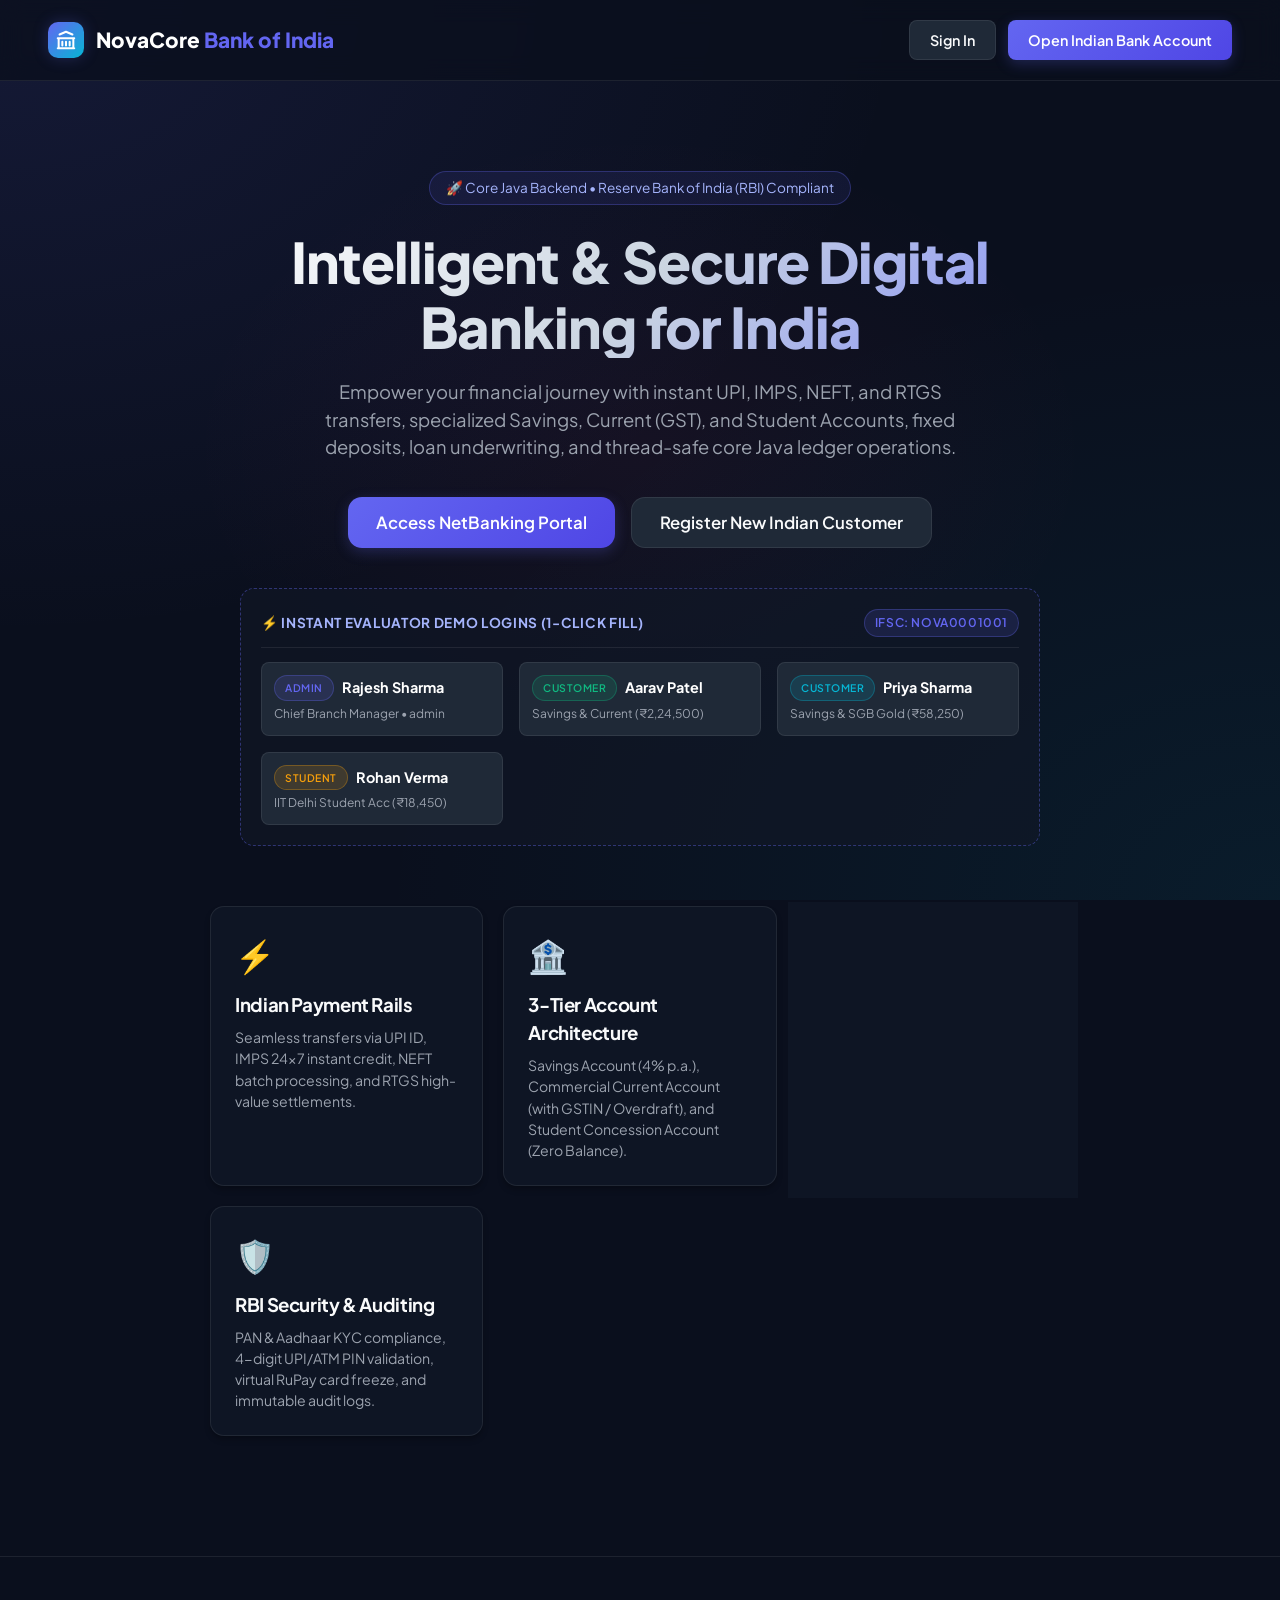
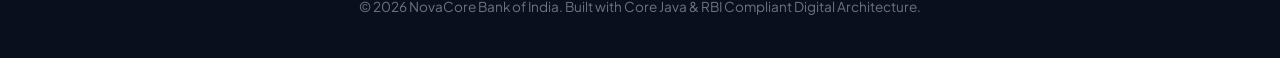
<file: web/index.html>
<!DOCTYPE html>
<html lang="en">
<head>
  <meta charset="UTF-8">
  <meta name="viewport" content="width=device-width, initial-scale=1.0">
  <title>NovaCore Bank of India | Digital Banking Portal</title>
  <link rel="preconnect" href="https://fonts.googleapis.com">
  <link rel="preconnect" href="https://fonts.gstatic.com" crossorigin>
  <link href="https://fonts.googleapis.com/css2?family=Plus+Jakarta+Sans:wght@400;500;600;700;800&display=swap" rel="stylesheet">
  <link rel="stylesheet" href="css/style.css">
  <link rel="stylesheet" href="css/responsive.css">
</head>
<body>

  <!-- Navigation -->
  <nav class="landing-nav">
    <div class="logo-container">
      <div class="logo-icon">
        <svg width="22" height="22" viewBox="0 0 24 24" fill="none" stroke="#fff" stroke-width="2.2" stroke-linecap="round" stroke-linejoin="round">
          <path d="M3 21h18M3 10h18M5 6l7-3 7 3M4 10v11M20 10v11M8 14v4M12 14v4M16 14v4"/>
        </svg>
      </div>
      <span>NovaCore<span style="color: var(--primary);"> Bank of India</span></span>
    </div>
    <div style="display: flex; gap: 12px;">
      <button class="btn btn-secondary" onclick="openModal('modal-login')">Sign In</button>
      <button class="btn btn-primary" onclick="openModal('modal-register')">Open Indian Bank Account</button>
    </div>
  </nav>

  <!-- Hero Section -->
  <section class="hero-section">
    <div class="hero-pill">
      <span>🚀 Core Java Backend • Reserve Bank of India (RBI) Compliant</span>
    </div>
    <h1 class="hero-title">Intelligent & Secure Digital Banking for India</h1>
    <p class="hero-desc">
      Empower your financial journey with instant UPI, IMPS, NEFT, and RTGS transfers, specialized Savings, Current (GST), and Student Accounts, fixed deposits, loan underwriting, and thread-safe core Java ledger operations.
    </p>

    <div class="hero-cta">
      <button class="btn btn-primary btn-lg" onclick="openModal('modal-login')">Access NetBanking Portal</button>
      <button class="btn btn-secondary btn-lg" onclick="openModal('modal-register')">Register New Indian Customer</button>
    </div>

    <!-- Quick Demo Accounts One-Click Login -->
    <div class="demo-accounts-card">
      <div style="display: flex; align-items: center; justify-content: space-between; border-bottom: 1px solid var(--border-color); padding-bottom: 10px;">
        <span style="font-size: 0.85rem; font-weight: 700; color: #a5b4fc; text-transform: uppercase; letter-spacing: 0.05em;">
          ⚡ Instant Evaluator Demo Logins (1-Click Fill)
        </span>
        <span class="badge badge-primary">IFSC: NOVA0001001</span>
      </div>
      <div class="demo-accounts-grid">
        <div class="demo-pill" onclick="quickLogin('admin', 'admin123')">
          <div style="display: flex; align-items: center; gap: 8px; margin-bottom: 4px;">
            <span class="badge badge-primary" style="font-size: 0.65rem;">ADMIN</span>
            <strong style="color: #fff; font-size: 0.9rem;">Rajesh Sharma</strong>
          </div>
          <div style="font-size: 0.75rem; color: var(--text-muted);">Chief Branch Manager • <code>admin</code></div>
        </div>

        <div class="demo-pill" onclick="quickLogin('aarav.patel', 'customer123')">
          <div style="display: flex; align-items: center; gap: 8px; margin-bottom: 4px;">
            <span class="badge badge-success" style="font-size: 0.65rem;">CUSTOMER</span>
            <strong style="color: #fff; font-size: 0.9rem;">Aarav Patel</strong>
          </div>
          <div style="font-size: 0.75rem; color: var(--text-muted);">Savings & Current (₹2,24,500)</div>
        </div>

        <div class="demo-pill" onclick="quickLogin('priya.sharma', 'customer123')">
          <div style="display: flex; align-items: center; gap: 8px; margin-bottom: 4px;">
            <span class="badge badge-info" style="font-size: 0.65rem;">CUSTOMER</span>
            <strong style="color: #fff; font-size: 0.9rem;">Priya Sharma</strong>
          </div>
          <div style="font-size: 0.75rem; color: var(--text-muted);">Savings & SGB Gold (₹58,250)</div>
        </div>

        <div class="demo-pill" onclick="quickLogin('rohan.verma', 'customer123')">
          <div style="display: flex; align-items: center; gap: 8px; margin-bottom: 4px;">
            <span class="badge badge-warning" style="font-size: 0.65rem;">STUDENT</span>
            <strong style="color: #fff; font-size: 0.9rem;">Rohan Verma</strong>
          </div>
          <div style="font-size: 0.75rem; color: var(--text-muted);">IIT Delhi Student Acc (₹18,450)</div>
        </div>
      </div>
    </div>

    <!-- Features Showcase Grid -->
    <div style="display: grid; grid-template-columns: repeat(auto-fit, minmax(250px, 1fr)); gap: 20px; text-align: left; margin-top: 40px;">
      <div class="glass-card">
        <div style="font-size: 2rem; margin-bottom: 12px;">⚡</div>
        <h3 style="margin-bottom: 8px;">Indian Payment Rails</h3>
        <p style="color: var(--text-muted); font-size: 0.88rem;">Seamless transfers via UPI ID, IMPS 24x7 instant credit, NEFT batch processing, and RTGS high-value settlements.</p>
      </div>

      <div class="glass-card">
        <div style="font-size: 2rem; margin-bottom: 12px;">🏦</div>
        <h3 style="margin-bottom: 8px;">3-Tier Account Architecture</h3>
        <p style="color: var(--text-muted); font-size: 0.88rem;">Savings Account (4% p.a.), Commercial Current Account (with GSTIN / Overdraft), and Student Concession Account (Zero Balance).</p>
      </div>

      <div class="glass-card">
        <div style="font-size: 2rem; margin-bottom: 12px;">📈</div>
        <h3 style="margin-bottom: 8px;">Fixed Deposits & Loans</h3>
        <p style="color: var(--text-muted); font-size: 0.88rem;">Fixed Deposits (7.5% p.a.), Sovereign Gold Bonds (SGB), Mutual Funds, Home & Education Loans with instant EMI calculation.</p>
      </div>

      <div class="glass-card">
        <div style="font-size: 2rem; margin-bottom: 12px;">🛡️</div>
        <h3 style="margin-bottom: 8px;">RBI Security & Auditing</h3>
        <p style="color: var(--text-muted); font-size: 0.88rem;">PAN & Aadhaar KYC compliance, 4-digit UPI/ATM PIN validation, virtual RuPay card freeze, and immutable audit logs.</p>
      </div>
    </div>
  </section>

  <!-- Login Modal -->
  <div id="modal-login" class="modal-backdrop" onclick="if(event.target===this) closeModal('modal-login')">
    <div class="modal-box glass-card" style="max-width: 420px;">
      <div class="modal-header">
        <h2 style="font-size: 1.4rem;">Sign In to NetBanking</h2>
        <button type="button" class="modal-close" onclick="closeModal('modal-login')">&times;</button>
      </div>
      <form id="login-form">
        <div class="form-group">
          <label class="form-label">Username / Client ID</label>
          <input type="text" id="login-username" class="form-control" placeholder="e.g. aarav.patel or admin" required>
        </div>
        <div class="form-group">
          <label class="form-label">Password / Security Key</label>
          <input type="password" id="login-password" class="form-control" placeholder="Enter your password" required>
        </div>
        <button type="submit" class="btn btn-primary" style="width: 100%; margin-top: 15px;">Login Securely</button>
      </form>
    </div>
  </div>

  <!-- Register Modal -->
  <div id="modal-register" class="modal-backdrop" onclick="if(event.target===this) closeModal('modal-register')">
    <div class="modal-box glass-card" style="max-width: 600px;">
      <div class="modal-header">
        <h2 style="font-size: 1.4rem;">Open Indian Bank Account (KYC Onboarding)</h2>
        <button type="button" class="modal-close" onclick="closeModal('modal-register')">&times;</button>
      </div>
      <form id="register-form">
        <div class="grid-2col">
          <div class="form-group">
            <label class="form-label">Username *</label>
            <input type="text" id="reg-username" class="form-control" placeholder="e.g. rohit.sharma" required>
          </div>
          <div class="form-group">
            <label class="form-label">Password *</label>
            <input type="password" id="reg-password" class="form-control" placeholder="Min 6 characters" required>
          </div>
        </div>

        <div class="grid-2col">
          <div class="form-group">
            <label class="form-label">Full Name (as per PAN/Aadhaar) *</label>
            <input type="text" id="reg-fullname" class="form-control" placeholder="e.g. Rohit Sharma" required>
          </div>
          <div class="form-group">
            <label class="form-label">Email Address *</label>
            <input type="email" id="reg-email" class="form-control" placeholder="rohit@example.com" required>
          </div>
        </div>

        <div class="grid-2col">
          <div class="form-group">
            <label class="form-label">Mobile Number (+91) *</label>
            <input type="tel" id="reg-phone" class="form-control" placeholder="+91 98765 43210" required>
          </div>
          <div class="form-group">
            <label class="form-label">PAN Number *</label>
            <input type="text" id="reg-pan" class="form-control" placeholder="e.g. ABCDE1234F" required>
          </div>
        </div>

        <div class="grid-2col">
          <div class="form-group">
            <label class="form-label">Aadhaar Number (12 digits) *</label>
            <input type="text" id="reg-aadhaar" class="form-control" placeholder="XXXX-XXXX-9876" value="XXXX-XXXX-9876" required>
          </div>
          <div class="form-group">
            <label class="form-label">City / State</label>
            <input type="text" id="reg-address" class="form-control" placeholder="Mumbai, Maharashtra">
          </div>
        </div>

        <div class="grid-2col">
          <div class="form-group">
            <label class="form-label">Account Scheme</label>
            <select id="reg-acctype" class="form-control" onchange="toggleAccountFields(this.value)">
              <option value="SAVINGS">Savings Account (4.0% p.a. • Min ₹1,000)</option>
              <option value="CURRENT">Current Account (Business/GSTIN • Min ₹5,000)</option>
              <option value="STUDENT">Student Account (University ID • Zero Balance)</option>
            </select>
          </div>
          <div class="form-group">
            <label class="form-label">Initial Deposit (₹)</label>
            <input type="number" id="reg-deposit" class="form-control" value="2000" min="100" step="500">
          </div>
        </div>

        <div id="dynamic-extra-fields" style="display: none;" class="grid-2col">
          <div class="form-group">
            <label id="lbl-extra1" class="form-label">GSTIN / Institution</label>
            <input type="text" id="reg-extra1" class="form-control" placeholder="27AAAPA1234B1Z5">
          </div>
          <div class="form-group">
            <label id="lbl-extra2" class="form-label">Business Name / Student ID</label>
            <input type="text" id="reg-extra2" class="form-control" placeholder="Enterprise / Student ID">
          </div>
        </div>

        <div style="display: flex; gap: 10px; margin-top: 24px;">
          <button type="submit" class="btn btn-primary" style="flex: 1;">Complete KYC & Open Account</button>
          <button type="button" class="btn btn-secondary" onclick="closeModal('modal-register')">Cancel</button>
        </div>
      </form>
    </div>
  </div>

  <footer style="text-align: center; padding: 40px 20px; color: var(--text-dim); font-size: 0.85rem; border-top: 1px solid var(--border-color); margin-top: 60px;">
    &copy; 2026 NovaCore Bank of India. Built with Core Java & RBI Compliant Digital Architecture.
  </footer>

  <script src="js/toast.js"></script>
  <script src="js/auth.js"></script>
  <script>
    function toggleAccountFields(val) {
      const container = document.getElementById('dynamic-extra-fields');
      const lbl1 = document.getElementById('lbl-extra1');
      const lbl2 = document.getElementById('lbl-extra2');
      const in1 = document.getElementById('reg-extra1');
      const in2 = document.getElementById('reg-extra2');

      if (val === 'CURRENT') {
        container.style.display = 'grid';
        lbl1.innerText = 'GSTIN / Trade License:';
        in1.placeholder = '27AAAPA1234B1Z5';
        lbl2.innerText = 'Registered Entity / Business:';
        in2.placeholder = 'Alpha Enterprises LLP';
        document.getElementById('reg-deposit').value = '5000';
      } else if (val === 'STUDENT') {
        container.style.display = 'grid';
        lbl1.innerText = 'Institution / University:';
        in1.placeholder = 'IIT Bombay / Delhi University';
        lbl2.innerText = 'Student Roll / ID Number:';
        in2.placeholder = 'STU-2026-CS99';
        document.getElementById('reg-deposit').value = '500';
      } else {
        container.style.display = 'none';
        document.getElementById('reg-deposit').value = '2000';
      }
    }

    // Handle Login Form
    document.getElementById('login-form').addEventListener('submit', async (e) => {
      e.preventDefault();
      const u = document.getElementById('login-username').value;
      const p = document.getElementById('login-password').value;

      try {
        const user = await Auth.login(u, p);
        Toast.success(`Welcome to NovaCore Bank of India, ${user.fullName}!`);
        setTimeout(() => {
          if (user.role === 'ADMIN') {
            window.location.href = '/admin-dashboard.html';
          } else {
            window.location.href = '/customer-dashboard.html';
          }
        }, 500);
      } catch (err) {
        Toast.error(err.message);
      }
    });

    // Handle Register Form
    document.getElementById('register-form').addEventListener('submit', async (e) => {
      e.preventDefault();
      const payload = {
        username: document.getElementById('reg-username').value,
        password: document.getElementById('reg-password').value,
        fullName: document.getElementById('reg-fullname').value,
        email: document.getElementById('reg-email').value,
        phone: document.getElementById('reg-phone').value,
        address: document.getElementById('reg-address').value,
        panOrTaxId: document.getElementById('reg-pan').value,
        aadhaarNumber: document.getElementById('reg-aadhaar').value,
        accountType: document.getElementById('reg-acctype').value,
        initialDeposit: parseFloat(document.getElementById('reg-deposit').value),
        extra1: document.getElementById('reg-extra1').value,
        extra2: document.getElementById('reg-extra2').value
      };

      try {
        const user = await Auth.register(payload);
        Toast.success('Account successfully registered with NovaCore Bank of India!');
        setTimeout(() => {
          window.location.href = '/customer-dashboard.html';
        }, 600);
      } catch (err) {
        Toast.error(err.message);
      }
    });
  </script>
</body>
</html>
</file>
<file: web/css/style.css>
:root {
  --bg-primary: #0a0f1d;
  --bg-secondary: #111827;
  --bg-card: rgba(17, 24, 39, 0.75);
  --bg-card-hover: rgba(31, 41, 55, 0.85);
  --bg-input: #1f2937;
  --border-color: rgba(255, 255, 255, 0.08);
  --border-hover: rgba(99, 102, 241, 0.4);
  
  --primary: #6366f1;
  --primary-hover: #4f46e5;
  --primary-glow: rgba(99, 102, 241, 0.25);
  
  --secondary: #06b6d4;
  --accent: #ec4899;
  --success: #10b981;
  --success-glow: rgba(16, 185, 129, 0.2);
  --warning: #f59e0b;
  --danger: #ef4444;
  --danger-glow: rgba(239, 68, 68, 0.2);
  
  --text-main: #f9fafb;
  --text-muted: #9ca3af;
  --text-dim: #6b7280;
  
  --sidebar-width: 260px;
  --topbar-height: 70px;
  --radius-sm: 8px;
  --radius-md: 14px;
  --radius-lg: 20px;
  --shadow-sm: 0 4px 6px -1px rgba(0, 0, 0, 0.3);
  --shadow-md: 0 10px 25px -5px rgba(0, 0, 0, 0.4);
  --shadow-glow: 0 0 25px rgba(99, 102, 241, 0.2);
  --transition: all 0.25s cubic-bezier(0.4, 0, 0.2, 1);
}

* {
  margin: 0;
  padding: 0;
  box-sizing: border-box;
  font-family: 'Plus Jakarta Sans', -apple-system, BlinkMacSystemFont, 'Segoe UI', Roboto, Helvetica, Arial, sans-serif;
}

body {
  background-color: var(--bg-primary);
  color: var(--text-main);
  min-height: 100vh;
  line-height: 1.5;
  overflow-x: hidden;
  background-image: 
    radial-gradient(at 0% 0%, rgba(99, 102, 241, 0.12) 0px, transparent 50%),
    radial-gradient(at 100% 100%, rgba(6, 182, 212, 0.08) 0px, transparent 50%),
    radial-gradient(at 50% 50%, rgba(236, 72, 153, 0.05) 0px, transparent 50%);
  background-attachment: fixed;
}

a {
  color: var(--primary);
  text-decoration: none;
  transition: var(--transition);
}
a:hover {
  color: #818cf8;
}

/* Typography & Badges */
h1, h2, h3, h4, h5, h6 {
  color: var(--text-main);
  font-weight: 700;
  letter-spacing: -0.02em;
}

.badge {
  display: inline-flex;
  align-items: center;
  gap: 6px;
  padding: 4px 10px;
  border-radius: 20px;
  font-size: 0.75rem;
  font-weight: 600;
  text-transform: uppercase;
  letter-spacing: 0.05em;
}

.badge-success { background: rgba(16, 185, 129, 0.15); color: var(--success); border: 1px solid rgba(16, 185, 129, 0.3); }
.badge-warning { background: rgba(245, 158, 11, 0.15); color: var(--warning); border: 1px solid rgba(245, 158, 11, 0.3); }
.badge-danger { background: rgba(239, 68, 68, 0.15); color: var(--danger); border: 1px solid rgba(239, 68, 68, 0.3); }
.badge-primary { background: rgba(99, 102, 241, 0.15); color: var(--primary); border: 1px solid rgba(99, 102, 241, 0.3); }
.badge-info { background: rgba(6, 182, 212, 0.15); color: var(--secondary); border: 1px solid rgba(6, 182, 212, 0.3); }

/* Buttons */
.btn {
  display: inline-flex;
  align-items: center;
  justify-content: center;
  gap: 8px;
  padding: 10px 20px;
  font-size: 0.9rem;
  font-weight: 600;
  border-radius: var(--radius-sm);
  border: none;
  cursor: pointer;
  transition: var(--transition);
  outline: none;
}

.btn-primary {
  background: linear-gradient(135deg, var(--primary) 0%, #4f46e5 100%);
  color: #fff;
  box-shadow: 0 4px 14px var(--primary-glow);
}
.btn-primary:hover {
  transform: translateY(-2px);
  box-shadow: 0 6px 20px var(--primary-glow);
}

.btn-secondary {
  background: var(--bg-input);
  color: var(--text-main);
  border: 1px solid var(--border-color);
}
.btn-secondary:hover {
  background: rgba(255, 255, 255, 0.1);
  border-color: var(--border-hover);
}

.btn-success {
  background: linear-gradient(135deg, var(--success) 0%, #059669 100%);
  color: #fff;
  box-shadow: 0 4px 14px var(--success-glow);
}
.btn-success:hover {
  transform: translateY(-2px);
}

.btn-danger {
  background: linear-gradient(135deg, var(--danger) 0%, #dc2626 100%);
  color: #fff;
  box-shadow: 0 4px 14px var(--danger-glow);
}

.btn-sm {
  padding: 6px 12px;
  font-size: 0.8rem;
}

.btn-lg {
  padding: 14px 28px;
  font-size: 1.05rem;
  border-radius: var(--radius-md);
}

/* Glass Card */
.glass-card {
  background: var(--bg-card);
  backdrop-filter: blur(16px);
  -webkit-backdrop-filter: blur(16px);
  border: 1px solid var(--border-color);
  border-radius: var(--radius-md);
  padding: 24px;
  box-shadow: var(--shadow-sm);
  transition: var(--transition);
}
.glass-card:hover {
  border-color: rgba(255, 255, 255, 0.14);
}

/* Form inputs */
.form-group {
  margin-bottom: 18px;
}
.form-label {
  display: block;
  font-size: 0.85rem;
  font-weight: 500;
  color: var(--text-muted);
  margin-bottom: 6px;
}
.form-control {
  width: 100%;
  padding: 11px 14px;
  font-size: 0.95rem;
  color: var(--text-main);
  background: var(--bg-input);
  border: 1px solid var(--border-color);
  border-radius: var(--radius-sm);
  outline: none;
  transition: var(--transition);
}
.form-control:focus {
  border-color: var(--primary);
  box-shadow: 0 0 0 3px var(--primary-glow);
}
.form-control::placeholder {
  color: var(--text-dim);
}
select.form-control {
  cursor: pointer;
}

/* Modals */
.modal,
.modal-backdrop {
  position: fixed;
  inset: 0;
  background: rgba(0, 0, 0, 0.75);
  backdrop-filter: blur(8px);
  -webkit-backdrop-filter: blur(8px);
  display: flex;
  align-items: center;
  justify-content: center;
  z-index: 1000;
  opacity: 0;
  visibility: hidden;
  pointer-events: none;
  transition: var(--transition);
}
.modal.active,
.modal-backdrop.active {
  opacity: 1;
  visibility: visible;
  pointer-events: auto;
}
.modal-box,
.modal-content {
  background: #151d30;
  border: 1px solid rgba(255, 255, 255, 0.12);
  border-radius: var(--radius-lg);
  width: 90%;
  max-width: 520px;
  max-height: 90vh;
  overflow-y: auto;
  padding: 30px;
  box-shadow: 0 25px 50px -12px rgba(0, 0, 0, 0.8), var(--shadow-glow);
  transform: scale(0.95);
  transition: var(--transition);
}
.modal.active .modal-box,
.modal.active .modal-content,
.modal-backdrop.active .modal-box,
.modal-backdrop.active .modal-content {
  transform: scale(1);
}
.modal-header {
  display: flex;
  align-items: center;
  justify-content: space-between;
  margin-bottom: 20px;
}
.modal-close {
  background: none;
  border: none;
  color: var(--text-muted);
  font-size: 1.5rem;
  cursor: pointer;
  line-height: 1;
}
.modal-close:hover {
  color: #fff;
}

/* Toast Notification */
#toast-container {
  position: fixed;
  top: 24px;
  right: 24px;
  z-index: 9999;
  display: flex;
  flex-direction: column;
  gap: 12px;
}
.toast {
  min-width: 300px;
  max-width: 420px;
  padding: 14px 18px;
  border-radius: var(--radius-sm);
  background: #1e293b;
  color: #fff;
  font-size: 0.9rem;
  box-shadow: 0 10px 25px rgba(0, 0, 0, 0.5);
  border-left: 4px solid var(--primary);
  display: flex;
  align-items: center;
  justify-content: space-between;
  gap: 12px;
  animation: slideInRight 0.3s ease-out forwards;
}
.toast.toast-success { border-left-color: var(--success); }
.toast.toast-error { border-left-color: var(--danger); }
.toast.toast-warning { border-left-color: var(--warning); }

@keyframes slideInRight {
  from { transform: translateX(100%); opacity: 0; }
  to { transform: translateX(0); opacity: 1; }
}

/* Landing Page Styles */
.landing-nav {
  display: flex;
  align-items: center;
  justify-content: space-between;
  padding: 20px 48px;
  background: rgba(10, 15, 29, 0.8);
  backdrop-filter: blur(12px);
  border-bottom: 1px solid var(--border-color);
  position: sticky;
  top: 0;
  z-index: 50;
}
.logo-container {
  display: flex;
  align-items: center;
  gap: 12px;
  font-size: 1.3rem;
  font-weight: 800;
  color: #fff;
}
.logo-icon {
  width: 36px;
  height: 36px;
  background: linear-gradient(135deg, var(--primary) 0%, var(--secondary) 100%);
  border-radius: 10px;
  display: flex;
  align-items: center;
  justify-content: center;
  box-shadow: 0 0 15px var(--primary-glow);
}
.hero-section {
  text-align: center;
  padding: 90px 20px 60px;
  max-width: 900px;
  margin: 0 auto;
}
.hero-pill {
  display: inline-flex;
  align-items: center;
  gap: 8px;
  background: rgba(99, 102, 241, 0.1);
  border: 1px solid rgba(99, 102, 241, 0.3);
  padding: 6px 16px;
  border-radius: 30px;
  font-size: 0.85rem;
  color: #a5b4fc;
  margin-bottom: 24px;
}
.hero-title {
  font-size: 3.5rem;
  font-weight: 800;
  line-height: 1.15;
  margin-bottom: 20px;
  background: linear-gradient(135deg, #ffffff 0%, #cbd5e1 50%, #818cf8 100%);
  -webkit-background-clip: text;
  -webkit-text-fill-color: transparent;
}
.hero-desc {
  font-size: 1.15rem;
  color: var(--text-muted);
  max-width: 680px;
  margin: 0 auto 36px;
}
.hero-cta {
  display: flex;
  gap: 16px;
  justify-content: center;
  margin-bottom: 40px;
}
.demo-accounts-card {
  max-width: 800px;
  margin: 0 auto 60px;
  background: rgba(17, 24, 39, 0.6);
  border: 1px dashed rgba(99, 102, 241, 0.4);
  border-radius: var(--radius-md);
  padding: 20px;
}
.demo-accounts-grid {
  display: grid;
  grid-template-columns: repeat(auto-fit, minmax(220px, 1fr));
  gap: 16px;
  margin-top: 14px;
}
.demo-pill {
  background: var(--bg-input);
  border: 1px solid var(--border-color);
  padding: 12px;
  border-radius: var(--radius-sm);
  text-align: left;
  cursor: pointer;
  transition: var(--transition);
}
.demo-pill:hover {
  border-color: var(--primary);
  transform: translateY(-2px);
}

/* ==========================================================================
   Modals & Overlays
   ========================================================================== */
.modal-backdrop,
.modal {
  position: fixed;
  inset: 0;
  width: 100vw;
  height: 100vh;
  background: rgba(4, 7, 18, 0.78);
  backdrop-filter: blur(8px);
  -webkit-backdrop-filter: blur(8px);
  display: flex;
  align-items: center;
  justify-content: center;
  z-index: 9999;
  opacity: 0;
  visibility: hidden;
  pointer-events: none;
  transition: opacity 0.25s cubic-bezier(0.16, 1, 0.3, 1), visibility 0.25s;
  padding: 20px;
  box-sizing: border-box;
}

.modal-backdrop.active,
.modal.active {
  opacity: 1;
  visibility: visible;
  pointer-events: auto;
}

.modal-box,
.modal-content {
  background: var(--bg-card);
  border: 1px solid var(--border-color);
  border-radius: var(--radius-lg);
  box-shadow: 0 25px 50px -12px rgba(0, 0, 0, 0.7), 0 0 25px rgba(99, 102, 241, 0.15);
  width: 100%;
  max-width: 520px;
  max-height: 90vh;
  overflow-y: auto;
  padding: 28px;
  position: relative;
  transform: scale(0.95) translateY(10px);
  transition: transform 0.25s cubic-bezier(0.16, 1, 0.3, 1);
  box-sizing: border-box;
}

.modal-backdrop.active .modal-box,
.modal-backdrop.active .modal-content,
.modal.active .modal-box,
.modal.active .modal-content {
  transform: scale(1) translateY(0);
}

.modal-header {
  display: flex;
  align-items: center;
  justify-content: space-between;
  margin-bottom: 22px;
  padding-bottom: 14px;
  border-bottom: 1px solid var(--border-color);
}

.modal-header h2,
.modal-header h3 {
  margin: 0;
  font-size: 1.3rem;
  font-weight: 700;
  color: #fff;
}

.modal-close {
  background: transparent;
  border: none;
  color: var(--text-muted);
  font-size: 1.6rem;
  cursor: pointer;
  line-height: 1;
  padding: 4px 8px;
  border-radius: var(--radius-sm);
  transition: var(--transition);
}

.modal-close:hover {
  color: #fff;
  background: rgba(255, 255, 255, 0.08);
}

/* Form 2-Column Grid inside modals */
.grid-2col {
  display: grid;
  grid-template-columns: 1fr 1fr;
  gap: 14px;
}

@media (max-width: 640px) {
  .grid-2col {
    grid-template-columns: 1fr;
  }
  .modal-box,
  .modal-content {
    padding: 20px;
  }
}

/* ==========================================================================
   Toast Notifications
   ========================================================================== */
#toast-container {
  position: fixed;
  bottom: 24px;
  right: 24px;
  z-index: 10000;
  display: flex;
  flex-direction: column;
  gap: 10px;
  pointer-events: none;
}

.toast {
  pointer-events: auto;
  min-width: 280px;
  max-width: 420px;
  padding: 14px 18px;
  border-radius: var(--radius-md);
  font-size: 0.9rem;
  font-weight: 500;
  display: flex;
  align-items: center;
  justify-content: space-between;
  gap: 14px;
  color: #fff;
  box-shadow: 0 10px 25px rgba(0, 0, 0, 0.5);
  backdrop-filter: blur(10px);
  animation: slideInRight 0.3s cubic-bezier(0.16, 1, 0.3, 1);
}

@keyframes slideInRight {
  from {
    transform: translateX(100%);
    opacity: 0;
  }
  to {
    transform: translateX(0);
    opacity: 1;
  }
}

.toast-info {
  background: rgba(15, 23, 42, 0.92);
  border: 1px solid rgba(99, 102, 241, 0.4);
}

.toast-success {
  background: rgba(6, 78, 59, 0.92);
  border: 1px solid rgba(16, 185, 129, 0.4);
}

.toast-error {
  background: rgba(127, 29, 29, 0.92);
  border: 1px solid rgba(239, 68, 68, 0.4);
}

.toast-warning {
  background: rgba(120, 53, 15, 0.92);
  border: 1px solid rgba(245, 158, 11, 0.4);
}
</file>
<file: web/css/responsive.css>
@media (max-width: 1024px) {
  .sidebar {
    transform: translateX(-100%);
  }
  .sidebar.mobile-open {
    transform: translateX(0);
  }
  .main-wrapper {
    margin-left: 0;
  }
  .content-area {
    padding: 20px 16px;
  }
  .topbar {
    padding: 0 16px;
  }
}

@media (max-width: 768px) {
  .hero-title {
    font-size: 2.3rem;
  }
  .landing-nav {
    padding: 16px 20px;
  }
  .stat-grid {
    grid-template-columns: 1fr;
  }
  .grid-2col {
    grid-template-columns: 1fr !important;
  }
  .grid-3col {
    grid-template-columns: 1fr !important;
  }
}

.grid-2col {
  display: grid;
  grid-template-columns: 1fr 1fr;
  gap: 24px;
}

.grid-3col {
  display: grid;
  grid-template-columns: 2fr 1fr;
  gap: 24px;
}
</file>
